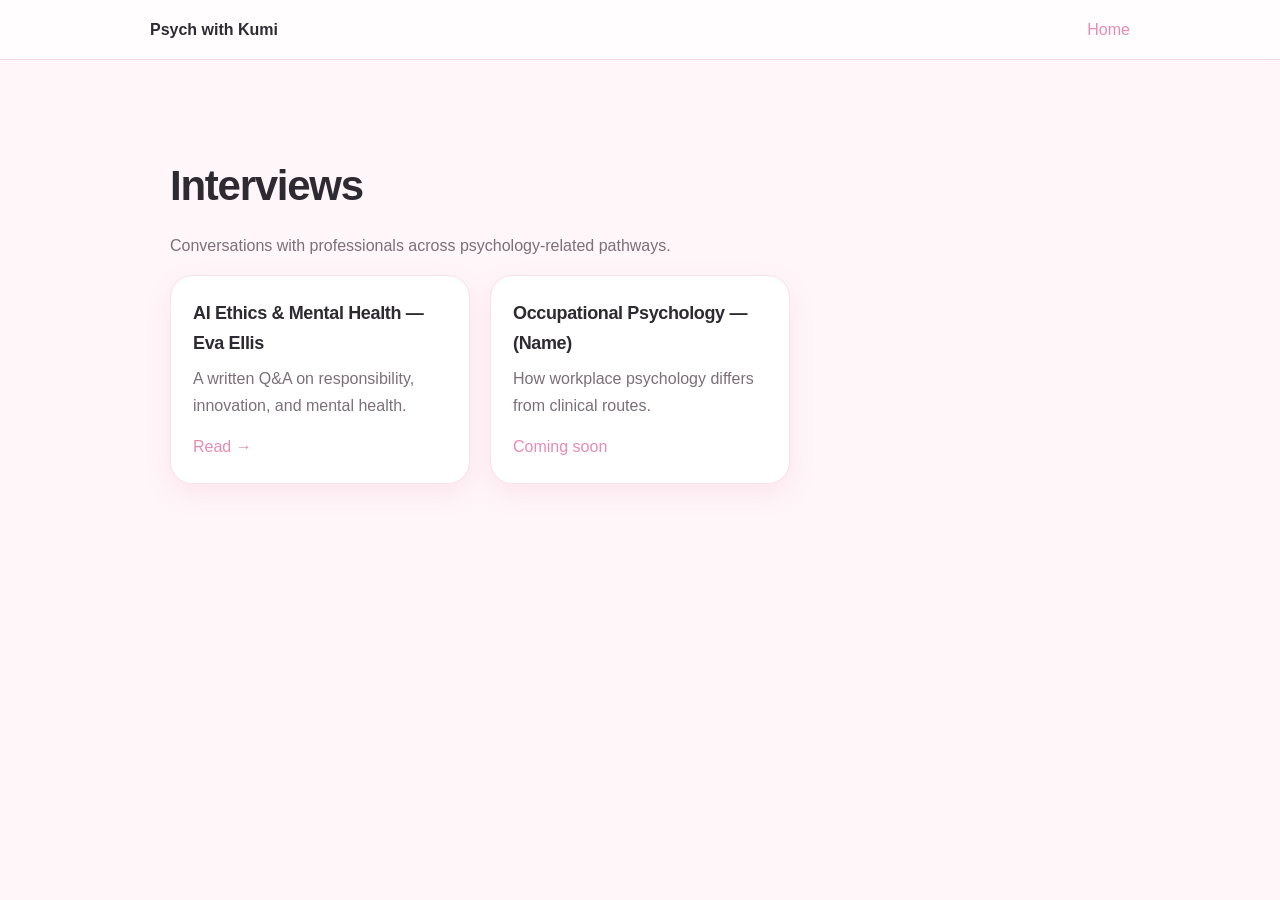
<file: index.html>
<!doctype html>
<html lang="en">
<head>
    <meta charset="utf-8" />
    <meta name="viewport" content="width=device-width, initial-scale=1" />
    <title>Interviews | Psych with Kumi</title>
    <link rel="stylesheet" href="../styles.css" />
</head>

<body>
    <header class="site-header">
        <div class="container header-inner">
            <a class="brand" href="../index.html#home" aria-label="Go to home">
    
                <span class="brand-text">Psych with Kumi</span>
            </a>
            <nav class="nav" aria-label="Primary navigation">
                <a class="link" href="../index.html#home">Home</a>
            </nav>
        </div>
    </header>

    <main>
        <section class="section">
            <div class="container">
                <h1 style="margin:0 0 10px;">Interviews</h1>
                <p class="muted">Conversations with professionals across psychology-related pathways.</p>

                <div class="grid" style="margin-top:16px;">
                    <article class="card">
                        <h3 class="card-title">AI Ethics & Mental Health — Eva Ellis</h3>
                        <p class="muted">A written Q&A on responsibility, innovation, and mental health.</p>
                        <a class="link" href="./eva-ellis.html">Read →</a>
                    </article>

                    <!-- Copy this card for future interviews -->
                    <article class="card">
                        <h3 class="card-title">Occupational Psychology — (Name)</h3>
                        <p class="muted">How workplace psychology differs from clinical routes.</p>
                        <a class="link" href="#">Coming soon</a>
                    </article>
                </div>
            </div>
        </section>
    </main>
</body>
</html>
</file>
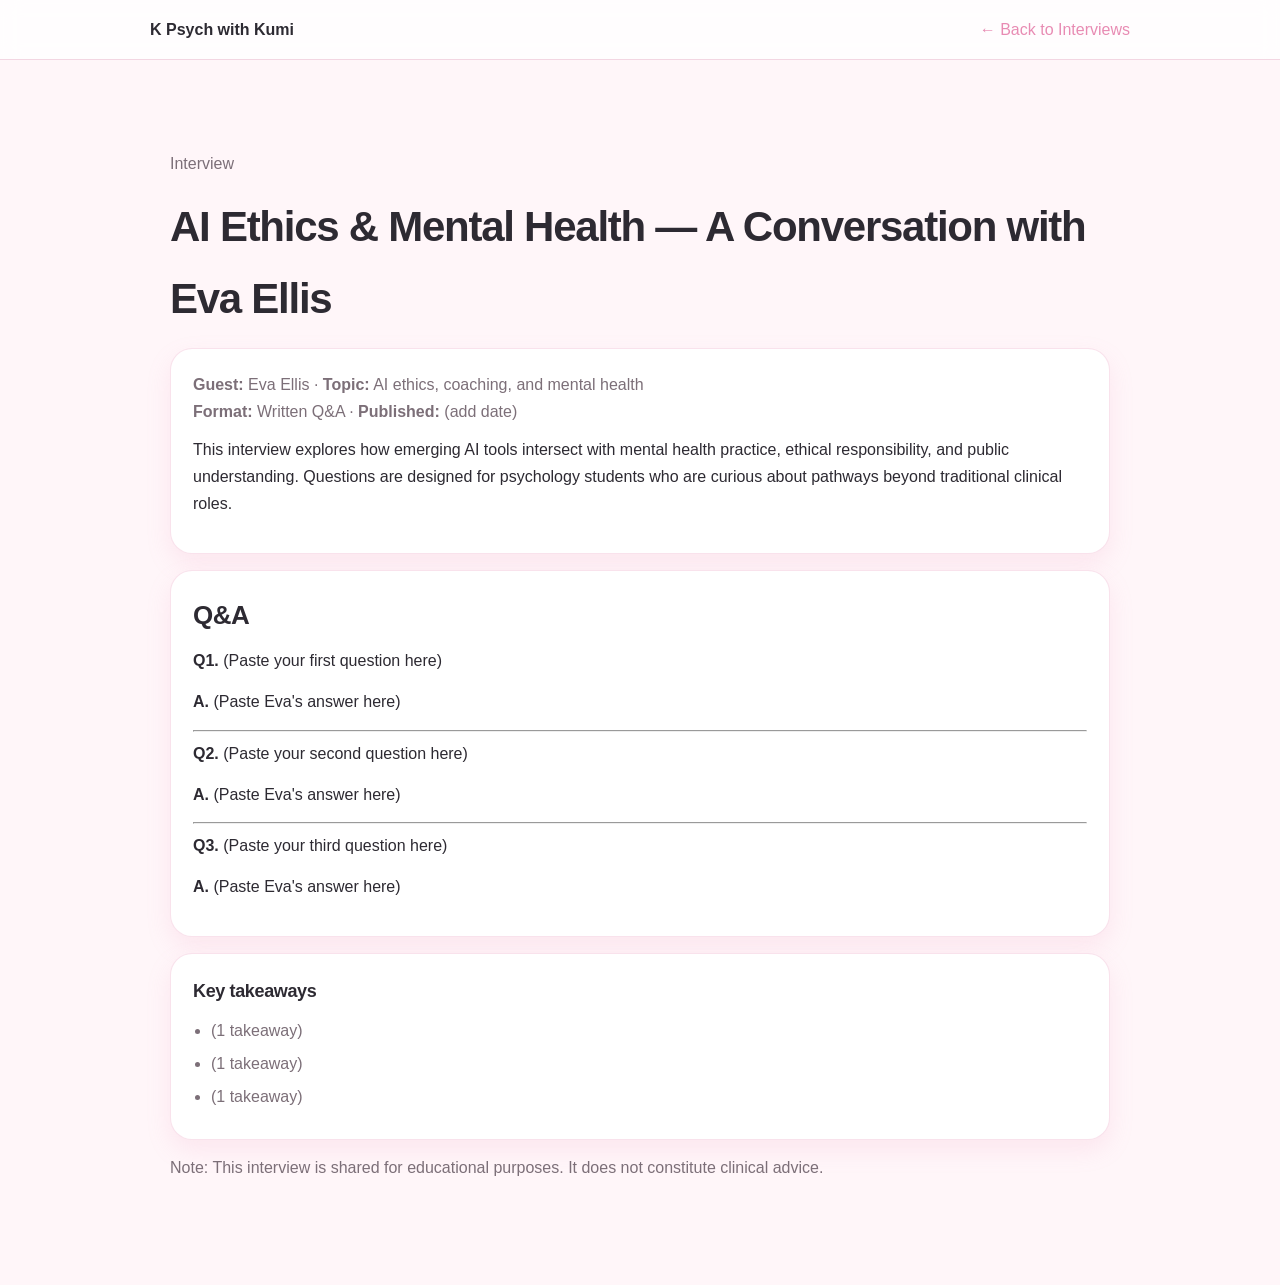
<file: eva-ellis.html>
<!doctype html>
<html lang="en">
<head>
    <meta charset="utf-8" />
    <meta name="viewport" content="width=device-width, initial-scale=1" />
    <title>Interview: Eva Ellis | Psych with Kumi</title>
    <link rel="stylesheet" href="../styles.css" />
</head>

<body>
    <header class="site-header">
        <div class="container header-inner">
            <a class="brand" href="../index.html#home" aria-label="Go to home">
                <span class="brand-mark">K</span>
                <span class="brand-text">Psych with Kumi</span>
            </a>

            <nav class="nav" aria-label="Primary navigation">
                <a class="link" href="../index.html#interviews">← Back to Interviews</a>
            </nav>
        </div>
    </header>

    <main>
        <section class="section">
            <div class="container">
                <p class="muted">Interview</p>
                <h1 style="margin-top:6px;">AI Ethics & Mental Health — A Conversation with Eva Ellis</h1>

                <div class="card" style="margin-top:14px;">
                    <p class="muted" style="margin-bottom:10px;">
                        <strong>Guest:</strong> Eva Ellis · <strong>Topic:</strong> AI ethics, coaching, and mental health<br/>
                        <strong>Format:</strong> Written Q&A · <strong>Published:</strong> (add date)
                    </p>

                    <p>
                        This interview explores how emerging AI tools intersect with mental health practice, ethical responsibility,
                        and public understanding. Questions are designed for psychology students who are curious about pathways beyond
                        traditional clinical roles.
                    </p>
                </div>

                <div class="card" style="margin-top:16px;">
                    <h2 style="margin-top:0;">Q&A</h2>

                    <div class="qa">
                        <p class="q"><strong>Q1.</strong> (Paste your first question here)</p>
                        <p class="a"><strong>A.</strong> (Paste Eva's answer here)</p>

                        <hr class="rule"/>

                        <p class="q"><strong>Q2.</strong> (Paste your second question here)</p>
                        <p class="a"><strong>A.</strong> (Paste Eva's answer here)</p>

                        <hr class="rule"/>

                        <p class="q"><strong>Q3.</strong> (Paste your third question here)</p>
                        <p class="a"><strong>A.</strong> (Paste Eva's answer here)</p>
                    </div>
                </div>

                <div class="card" style="margin-top:16px;">
                    <h3 style="margin-top:0;">Key takeaways</h3>
                    <ul class="list">
                        <li>(1 takeaway)</li>
                        <li>(1 takeaway)</li>
                        <li>(1 takeaway)</li>
                    </ul>
                </div>

                <p class="muted" style="margin-top:14px;">
                    Note: This interview is shared for educational purposes. It does not constitute clinical advice.
                </p>
            </div>
        </section>
    </main>
</body>
</html>
</file>
<file: styles.css>
:root{
  --bg:#fff6f9;                 /* baby pink background */
  --panel:#ffffff;
  --text:#2d2a32;
  --muted:#7c6f78;
  --line:#f3d6e2;
  --accent:#e88bb3;             /* soft pink */
  --accent-soft:#fde8f1;        /* very soft pink */
  --shadow: 0 10px 25px rgba(232,139,179,.15);
  --shadow-strong: 0 16px 35px rgba(232,139,179,.20);
  --radius:22px;
  --max:980px;
}

/* Base */
*{ box-sizing:border-box; }
html{ scroll-behavior:smooth; }

body{
  margin:0;
  font-family:'Poppins', sans-serif;
  background:var(--bg);
  color:var(--text);
  line-height:1.7;
}

.container{
  max-width:var(--max);
  margin:0 auto;
  padding:0 20px;
}

.section{
  padding:90px 0;
}

main > .section:nth-child(even){
  background:rgba(255,255,255,.45);
}

/* Type */
h1,h2,h3{ margin:0 0 10px; letter-spacing:-0.02em; }
h1{ font-size:42px; font-weight:700; letter-spacing:-0.03em; }
h2{ font-size:26px; font-weight:600; }
h3{ font-size:18px; font-weight:600; }

p{ margin:0 0 14px; }
.muted{ color:var(--muted); }

a{ color:inherit; }

/* Header + Nav */
.site-header{
  position:sticky;
  top:0;
  z-index:20;
  background:#ffffffcc;
  backdrop-filter: blur(10px);
  border-bottom:1px solid var(--line);
}

.header-inner{
  display:flex;
  justify-content:space-between;
  align-items:center;
  padding:16px 0;
}

.brand{
  text-decoration:none;
  color:var(--text);
  font-weight:700;
  font-size:16px;
}

.nav-toggle{
  display:none;
  font-family:'Poppins', sans-serif;
  font-size:14px;
  font-weight:600;
  color:var(--text);
  background:#fff;
  border:1px solid var(--line);
  border-radius:999px;
  padding:8px 12px;
  box-shadow: 0 6px 14px rgba(232,139,179,.12);
}

.nav-menu{
  display:flex;
  gap:10px;
  list-style:none;
  margin:0;
  padding:0;
  align-items:center;
}

.nav-menu a{
  text-decoration:none;
  color:var(--muted);
  padding:8px 12px;
  border-radius:999px;
  font-size:14px;
  font-weight:500;
  transition:0.2s;
}

.nav-menu a:hover{
  background:var(--accent-soft);
  color:var(--accent);
}

.nav-menu .pill{
  background:var(--accent);
  color:#fff;
  font-weight:600;
}

/* Hero */
.hero{ padding-top:70px; }

.hero-grid{
  display:grid;
  grid-template-columns:1.2fr .8fr;
  gap:24px;
  align-items:start;

  background:rgba(255,255,255,.55);
  border:1px solid var(--line);
  border-radius:28px;
  padding:34px;
  box-shadow:var(--shadow);
}

.subtitle{
  font-size:19px;
  font-weight:500;
  color:var(--muted);
  margin:4px 0 14px;
}

.lede{
  font-size:16px;
  color:var(--muted);
  max-width:70ch;
}

.actions{
  display:flex;
  gap:12px;
  margin:18px 0 10px;
}

/* Buttons */
.btn{
  display:inline-block;
  padding:10px 16px;
  border-radius:999px;
  background:var(--accent);
  color:#fff;
  text-decoration:none;
  font-weight:600;
  border:1px solid transparent;
  box-shadow:var(--shadow);
  transition:0.2s;
}

.btn:hover{ transform:translateY(-2px); }

.btn.ghost{
  background:#fff;
  color:var(--accent);
  border:1px solid rgba(232,139,179,.55);
  box-shadow:none;
}

.btn.small{
  padding:8px 12px;
  font-size:13px;
}

/* Tags */
.meta{
  display:flex;
  gap:8px;
  flex-wrap:wrap;
  margin-top:10px;
}

.tag{
  font-family:'Poppins', sans-serif;
  font-size:12px;
  padding:6px 12px;
  border-radius:999px;
  background:var(--accent-soft);
  color:var(--accent);
  font-weight:500;
}

/* Cards + Grid */
.grid{
  display:grid;
  grid-template-columns:repeat(3, 1fr);
  gap:20px;
  margin-top:18px;
}

.card{
  background:var(--panel);
  border:1px solid rgba(232,139,179,.25);
  border-radius:var(--radius);
  padding:22px;
  box-shadow:var(--shadow);
  transition:0.2s;
}

.card:hover{
  transform:translateY(-6px);
  box-shadow:var(--shadow-strong);
}

.card-title{ margin:0 0 6px; }

/* Lists */
.list{
  margin:0;
  padding-left:18px;
  color:var(--muted);
}

.list li{ margin:6px 0; }

/* Links */
.link{
  color:var(--accent);
  text-decoration:none;
  font-weight:500;
}
.link:hover{ text-decoration:underline; }

/* Images */
.hero-image{
  width:100%;
  border-radius:22px;
  object-fit:cover;
  display:block;
  box-shadow:0 12px 25px rgba(232,139,179,.25);
}

.card-image{
  width:100%;
  border-radius:16px;
  margin-bottom:14px;
  object-fit:cover;
  display:block;
}

/* Quick links (stop default blue/purple) */
.hero-card .list a,
.hero-card .list a:visited{
  color:#5a4a55;
  text-decoration:none;
  font-weight:500;
  transition:color 0.2s ease;
}
.hero-card .list a:hover{ color:var(--accent); }

/* Blog header + controls */
.blog-header{
  display:flex;
  justify-content:space-between;
  align-items:flex-end;
  gap:14px;
  flex-wrap:wrap;
}

.blog-controls{
  display:flex;
  gap:10px;
  align-items:center;
}

.input, .select{
  font-family:'Poppins', sans-serif;
  font-size:14px;
  color:var(--text);
  background:#fff;
  border:1px solid var(--line);
  border-radius:14px;
  padding:10px 12px;
  outline:none;
  box-shadow: 0 6px 14px rgba(232,139,179,.10);
}

.input::placeholder{ color:rgba(124,111,120,.8); }

.input:focus, .select:focus{
  border-color:rgba(232,139,179,.7);
  box-shadow: 0 0 0 4px rgba(232,139,179,.18);
}

select.select{
  -webkit-appearance:none;
  -moz-appearance:none;
  appearance:none;
  background-image:
    linear-gradient(45deg, transparent 50%, var(--muted) 50%),
    linear-gradient(135deg, var(--muted) 50%, transparent 50%);
  background-position:
    calc(100% - 18px) calc(50% - 3px),
    calc(100% - 12px) calc(50% - 3px);
  background-size: 6px 6px, 6px 6px;
  background-repeat:no-repeat;
  padding-right:34px;
}

/* Post view */
.post-view{ margin-top:18px; }

.post-content{
  max-width:75ch;
}

/* Blog post images: not huge */
.post-content img{
  width:100%;
  max-width:460px;   /* smaller */
  height:auto;
  display:block;
  margin:28px auto;
  border-radius:20px;
  box-shadow:0 8px 18px rgba(232,139,179,.15);
}

/* Footer */
.site-footer{
  border-top:1px solid var(--line);
  padding:30px 0;
  margin-top:60px;
  background:#ffffffcc;
  font-size:14px;
}

.footer-inner{
  display:flex;
  justify-content:space-between;
  align-items:flex-start;
  gap:14px;
  flex-wrap:wrap;
}

/* Mobile */
@media (max-width:900px){
  .hero-grid{ grid-template-columns:1fr; }
  .grid{ grid-template-columns:1fr; }

  .nav-toggle{ display:inline-block; }

  .nav-menu{
    display:none;
    position:absolute;
    right:20px;
    top:64px;
    background:#fff;
    border:1px solid var(--line);
    border-radius:16px;
    padding:10px;
    flex-direction:column;
    align-items:stretch;
    min-width: 220px;
    box-shadow:var(--shadow);
  }

  .nav-menu.open{ display:flex; }
}
/* Blog post content images */
.post-content img{
  max-width: 100%;
  height: auto;
  display: block;
  margin: 14px auto;
  border-radius: 16px;
}

/* Card images on the homepage */
.card-image{
  width: 100%;
  height: 160px;
  object-fit: cover;
  border-radius: 16px;
  display: block;
  margin-bottom: 14px;
}
</file>
